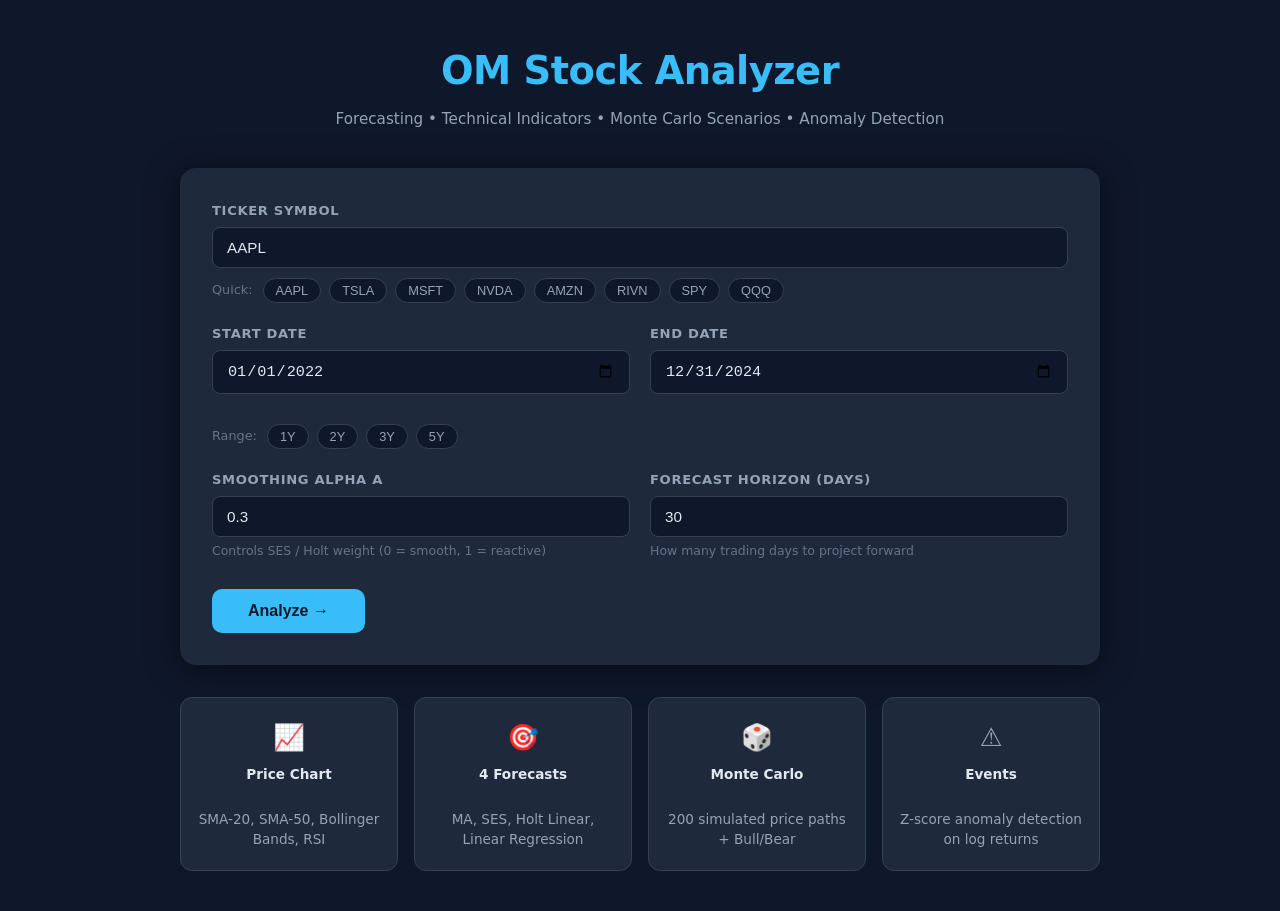
<file: templates/index.html>
<!DOCTYPE html>
<html lang="en">
<head>
  <meta charset="UTF-8">
  <meta name="viewport" content="width=device-width, initial-scale=1.0">
  <title>OM Stock Analyzer</title>
  <link rel="stylesheet" href="/static/style.css">
</head>
<body>
  <div class="container">

    <div class="hero">
      <h1>OM Stock Analyzer</h1>
      <p class="subtitle">Forecasting &bull; Technical Indicators &bull; Monte Carlo Scenarios &bull; Anomaly Detection</p>
    </div>

    <form action="/analyze" method="POST" class="form-card" id="analyzeForm">

      <!-- Ticker -->
      <div class="form-group">
        <label for="ticker">Ticker Symbol</label>
        <input type="text" name="ticker" id="ticker" value="AAPL" required
               placeholder="e.g. AAPL, TSLA, RIVN, SPY">
        <div class="quick-picks">
          <span class="pick-label">Quick:</span>
          <button type="button" class="chip" onclick="setTicker('AAPL')">AAPL</button>
          <button type="button" class="chip" onclick="setTicker('TSLA')">TSLA</button>
          <button type="button" class="chip" onclick="setTicker('MSFT')">MSFT</button>
          <button type="button" class="chip" onclick="setTicker('NVDA')">NVDA</button>
          <button type="button" class="chip" onclick="setTicker('AMZN')">AMZN</button>
          <button type="button" class="chip" onclick="setTicker('RIVN')">RIVN</button>
          <button type="button" class="chip" onclick="setTicker('SPY')">SPY</button>
          <button type="button" class="chip" onclick="setTicker('QQQ')">QQQ</button>
        </div>
      </div>

      <!-- Date Range -->
      <div class="form-row">
        <div class="form-group">
          <label for="start">Start Date</label>
          <input type="date" name="start" id="start" value="2022-01-01" required>
        </div>
        <div class="form-group">
          <label for="end">End Date</label>
          <input type="date" name="end" id="end" value="2024-12-31" required>
        </div>
      </div>

      <!-- Presets -->
      <div class="quick-picks" style="margin-bottom:20px">
        <span class="pick-label">Range:</span>
        <button type="button" class="chip" onclick="setRange(1)">1Y</button>
        <button type="button" class="chip" onclick="setRange(2)">2Y</button>
        <button type="button" class="chip" onclick="setRange(3)">3Y</button>
        <button type="button" class="chip" onclick="setRange(5)">5Y</button>
      </div>

      <!-- Params -->
      <div class="form-row">
        <div class="form-group">
          <label for="alpha">Smoothing Alpha &alpha;</label>
          <input type="number" name="alpha" id="alpha" value="0.3"
                 min="0.01" max="1" step="0.01">
          <small class="hint">Controls SES / Holt weight (0 = smooth, 1 = reactive)</small>
        </div>
        <div class="form-group">
          <label for="horizon">Forecast Horizon (days)</label>
          <input type="number" name="horizon" id="horizon" value="30" min="1" max="365">
          <small class="hint">How many trading days to project forward</small>
        </div>
      </div>

      <button type="submit" class="btn" id="submitBtn">Analyze &rarr;</button>
      <p class="loading" id="loading" style="display:none">Fetching data &amp; running models&hellip;</p>
    </form>

    <div class="feature-grid">
      <div class="feature"><span class="feat-icon">&#128200;</span><strong>Price Chart</strong><br>SMA-20, SMA-50, Bollinger Bands, RSI</div>
      <div class="feature"><span class="feat-icon">&#127919;</span><strong>4 Forecasts</strong><br>MA, SES, Holt Linear, Linear Regression</div>
      <div class="feature"><span class="feat-icon">&#127922;</span><strong>Monte Carlo</strong><br>200 simulated price paths + Bull/Bear</div>
      <div class="feature"><span class="feat-icon">&#9888;&#65039;</span><strong>Events</strong><br>Z-score anomaly detection on log returns</div>
    </div>

  </div>

  <script>
    function setTicker(t) {
      document.getElementById('ticker').value = t;
    }
    function setRange(years) {
      const end = new Date();
      const start = new Date();
      start.setFullYear(start.getFullYear() - years);
      document.getElementById('end').value   = end.toISOString().split('T')[0];
      document.getElementById('start').value = start.toISOString().split('T')[0];
    }
    document.getElementById('analyzeForm').addEventListener('submit', function() {
      document.getElementById('submitBtn').disabled = true;
      document.getElementById('submitBtn').textContent = 'Running...';
      document.getElementById('loading').style.display = 'block';
    });
  </script>
</body>
</html>
</file>
<file: static/style.css>
/* ===== Reset & Base ===== */
* { box-sizing: border-box; margin: 0; padding: 0; }
body {
  font-family: 'Segoe UI', system-ui, sans-serif;
  background: #0f172a;
  color: #e2e8f0;
  min-height: 100vh;
  line-height: 1.6;
}
.container { max-width: 960px; margin: 0 auto; padding: 40px 20px; }

/* ===== Hero ===== */
.hero { text-align: center; margin-bottom: 36px; }
h1 { font-size: 2.4rem; color: #38bdf8; font-weight: 700; letter-spacing: -0.5px; }
.subtitle { color: #94a3b8; margin-top: 6px; font-size: 0.95rem; }

/* ===== Form Card ===== */
.form-card {
  background: #1e293b;
  border-radius: 16px;
  padding: 32px;
  box-shadow: 0 4px 32px rgba(0,0,0,0.5);
  margin-bottom: 32px;
}
.form-group { margin-bottom: 20px; }
.form-row { display: flex; gap: 20px; }
.form-row .form-group { flex: 1; }
label {
  display: block;
  margin-bottom: 6px;
  color: #94a3b8;
  font-size: 0.82rem;
  font-weight: 600;
  text-transform: uppercase;
  letter-spacing: 0.05em;
}
input[type="text"], input[type="date"], input[type="number"] {
  width: 100%;
  padding: 11px 14px;
  background: #0f172a;
  border: 1px solid #334155;
  border-radius: 8px;
  color: #e2e8f0;
  font-size: 0.95rem;
  transition: border-color 0.2s;
}
input:focus { outline: none; border-color: #38bdf8; box-shadow: 0 0 0 3px rgba(56,189,248,0.15); }
.hint { color: #64748b; font-size: 0.78rem; margin-top: 4px; display: block; }

/* ===== Quick Picks ===== */
.quick-picks {
  display: flex;
  flex-wrap: wrap;
  gap: 8px;
  margin-top: 10px;
  align-items: center;
}
.pick-label { color: #64748b; font-size: 0.8rem; margin-right: 2px; }
.chip {
  background: #0f172a;
  border: 1px solid #334155;
  color: #94a3b8;
  padding: 4px 12px;
  border-radius: 20px;
  font-size: 0.8rem;
  cursor: pointer;
  transition: all 0.15s;
}
.chip:hover { border-color: #38bdf8; color: #38bdf8; background: rgba(56,189,248,0.08); }

/* ===== Buttons ===== */
.btn {
  background: #38bdf8;
  color: #0f172a;
  border: none;
  padding: 13px 36px;
  border-radius: 10px;
  font-size: 1rem;
  font-weight: 700;
  cursor: pointer;
  transition: background 0.2s, transform 0.1s;
  margin-top: 8px;
}
.btn:hover { background: #7dd3fc; transform: translateY(-1px); }
.btn:disabled { opacity: 0.5; cursor: not-allowed; transform: none; }
.btn-back {
  display: inline-flex;
  align-items: center;
  gap: 6px;
  color: #38bdf8;
  text-decoration: none;
  font-size: 0.9rem;
  padding: 8px 16px;
  border: 1px solid #334155;
  border-radius: 8px;
  transition: background 0.2s;
}
.btn-back:hover { background: rgba(56,189,248,0.1); }
.loading { color: #94a3b8; font-size: 0.9rem; margin-top: 12px; }

/* ===== Feature Grid ===== */
.feature-grid {
  display: grid;
  grid-template-columns: repeat(4, 1fr);
  gap: 16px;
  margin-top: 8px;
}
.feature {
  background: #1e293b;
  border: 1px solid #334155;
  border-radius: 12px;
  padding: 20px 16px;
  text-align: center;
  font-size: 0.85rem;
  color: #94a3b8;
  line-height: 1.5;
}
.feat-icon { font-size: 1.6rem; display: block; margin-bottom: 8px; }
.feature strong { color: #e2e8f0; display: block; margin-bottom: 4px; }

/* ===== Results Header ===== */
.results-header {
  display: flex;
  justify-content: space-between;
  align-items: flex-start;
  margin-bottom: 24px;
}

/* ===== Stats Bar ===== */
.stats-bar {
  display: grid;
  grid-template-columns: repeat(7, 1fr);
  gap: 12px;
  margin-bottom: 24px;
}
.stat-item {
  background: #1e293b;
  border: 1px solid #334155;
  border-radius: 10px;
  padding: 14px 12px;
  text-align: center;
}
.stat-label { display: block; font-size: 0.7rem; color: #64748b; text-transform: uppercase; margin-bottom: 4px; }
.stat-value { display: block; font-size: 1.05rem; font-weight: 700; color: #e2e8f0; }
.positive { color: #22c55e !important; }
.negative { color: #ef4444 !important; }

/* ===== Cards ===== */
.card {
  background: #1e293b;
  border: 1px solid #334155;
  border-radius: 14px;
  padding: 24px;
  margin-bottom: 24px;
}
.card h2 { color: #38bdf8; font-size: 1.1rem; margin-bottom: 16px; }
.note { color: #64748b; font-size: 0.8rem; margin-top: 12px; }
.badge {
  background: #38bdf8;
  color: #0f172a;
  border-radius: 12px;
  padding: 2px 10px;
  font-size: 0.75rem;
  font-weight: 700;
  margin-left: 8px;
}

/* ===== Two-column layout ===== */
.two-col { display: grid; grid-template-columns: 1fr 1fr; gap: 24px; margin-bottom: 0; }
.two-col .card { margin-bottom: 0; }

/* ===== Tables ===== */
.table { width: 100%; border-collapse: collapse; font-size: 0.88rem; }
.table th, .table td { padding: 10px 14px; text-align: left; border-bottom: 1px solid #334155; }
.table th { color: #94a3b8; font-size: 0.75rem; text-transform: uppercase; letter-spacing: 0.05em; font-weight: 600; }
.table tr:last-child td { border-bottom: none; }
.table tr:hover td { background: rgba(56,189,248,0.04); }

/* ===== Events ===== */
.events-list { list-style: none; }
.events-list li {
  display: grid;
  grid-template-columns: 110px 70px 1fr;
  gap: 12px;
  align-items: center;
  padding: 10px 14px;
  margin-bottom: 6px;
  border-radius: 8px;
  font-size: 0.88rem;
}
.event-surge { background: rgba(34,197,94,0.07); border-left: 3px solid #22c55e; }
.event-drop  { background: rgba(239,68,68,0.07);  border-left: 3px solid #ef4444; }
.ev-date { color: #94a3b8; font-size: 0.82rem; }
.ev-pct  { font-weight: 700; }
.ev-text { color: #cbd5e1; }

/* ===== Responsive ===== */
@media (max-width: 700px) {
  .form-row  { flex-direction: column; }
  .feature-grid { grid-template-columns: 1fr 1fr; }
  .stats-bar { grid-template-columns: repeat(4, 1fr); }
  .two-col   { grid-template-columns: 1fr; }
  .events-list li { grid-template-columns: 1fr; }
}
</file>
